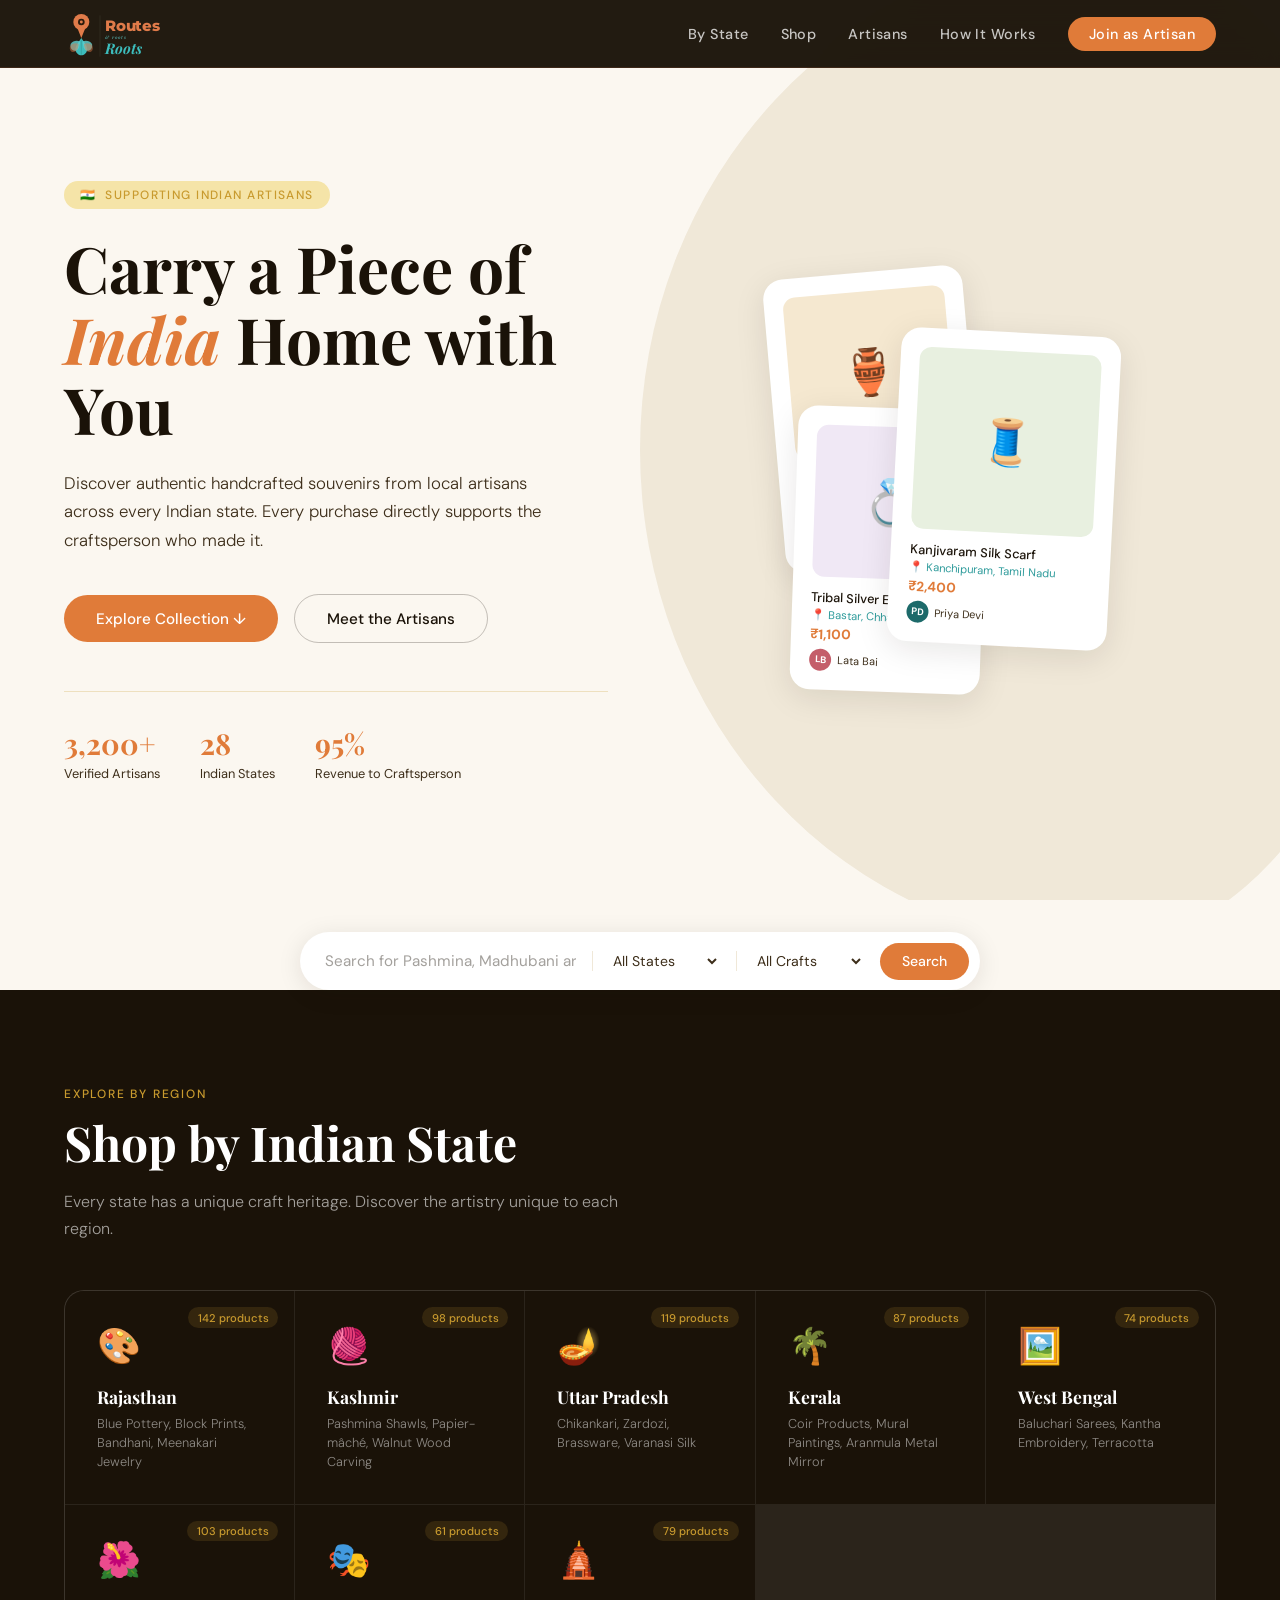
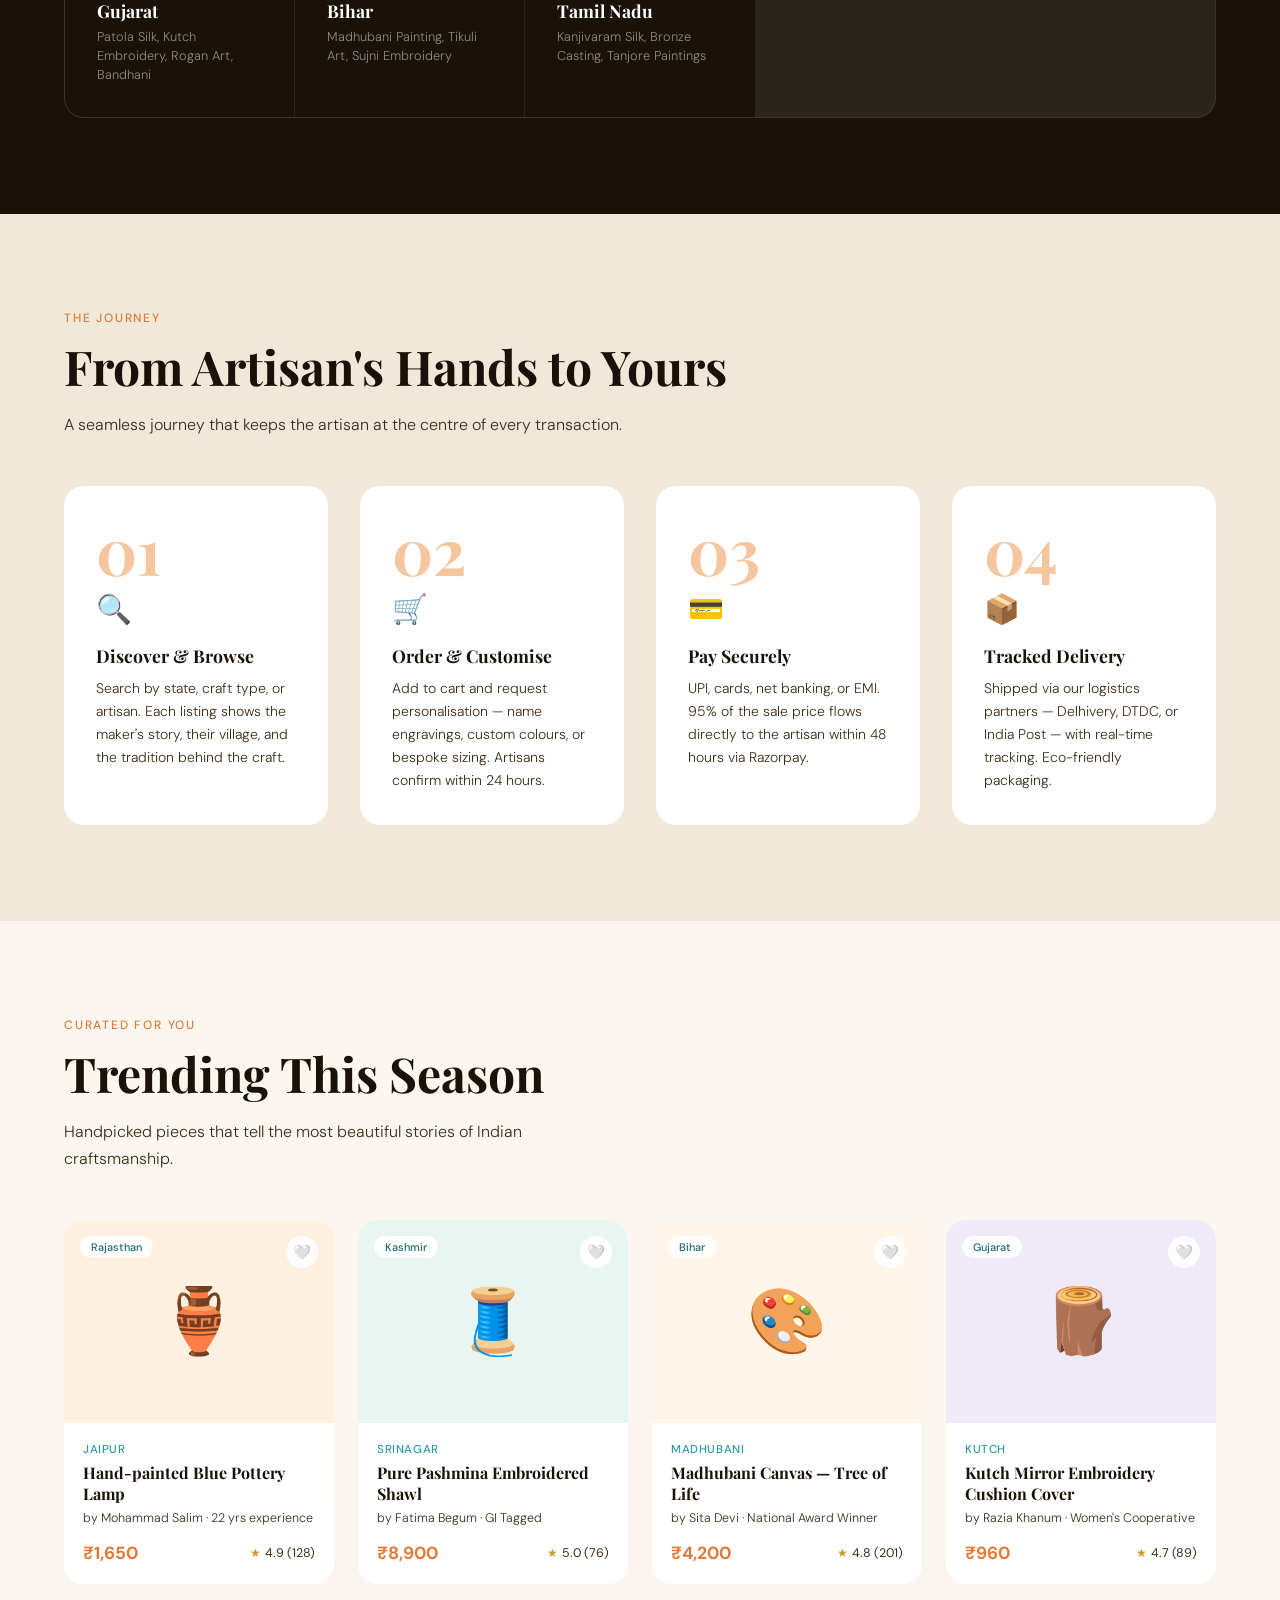
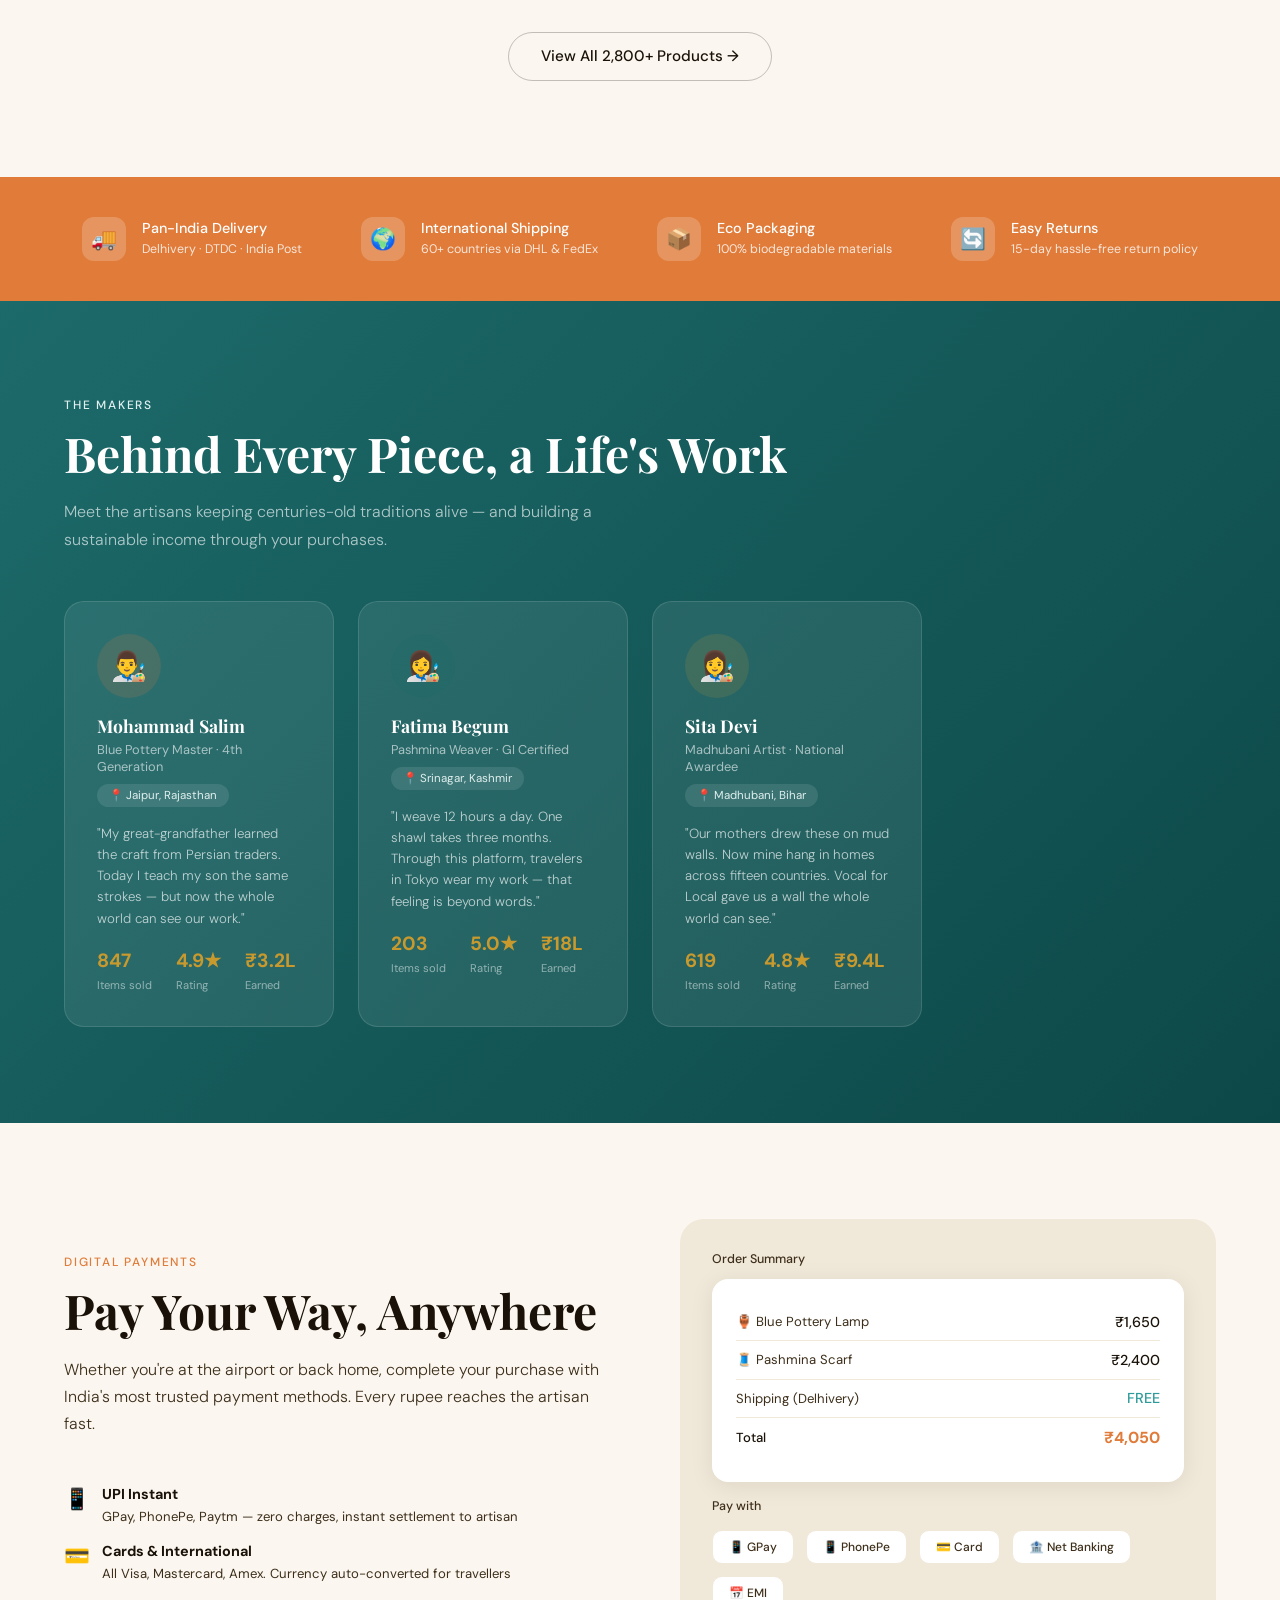
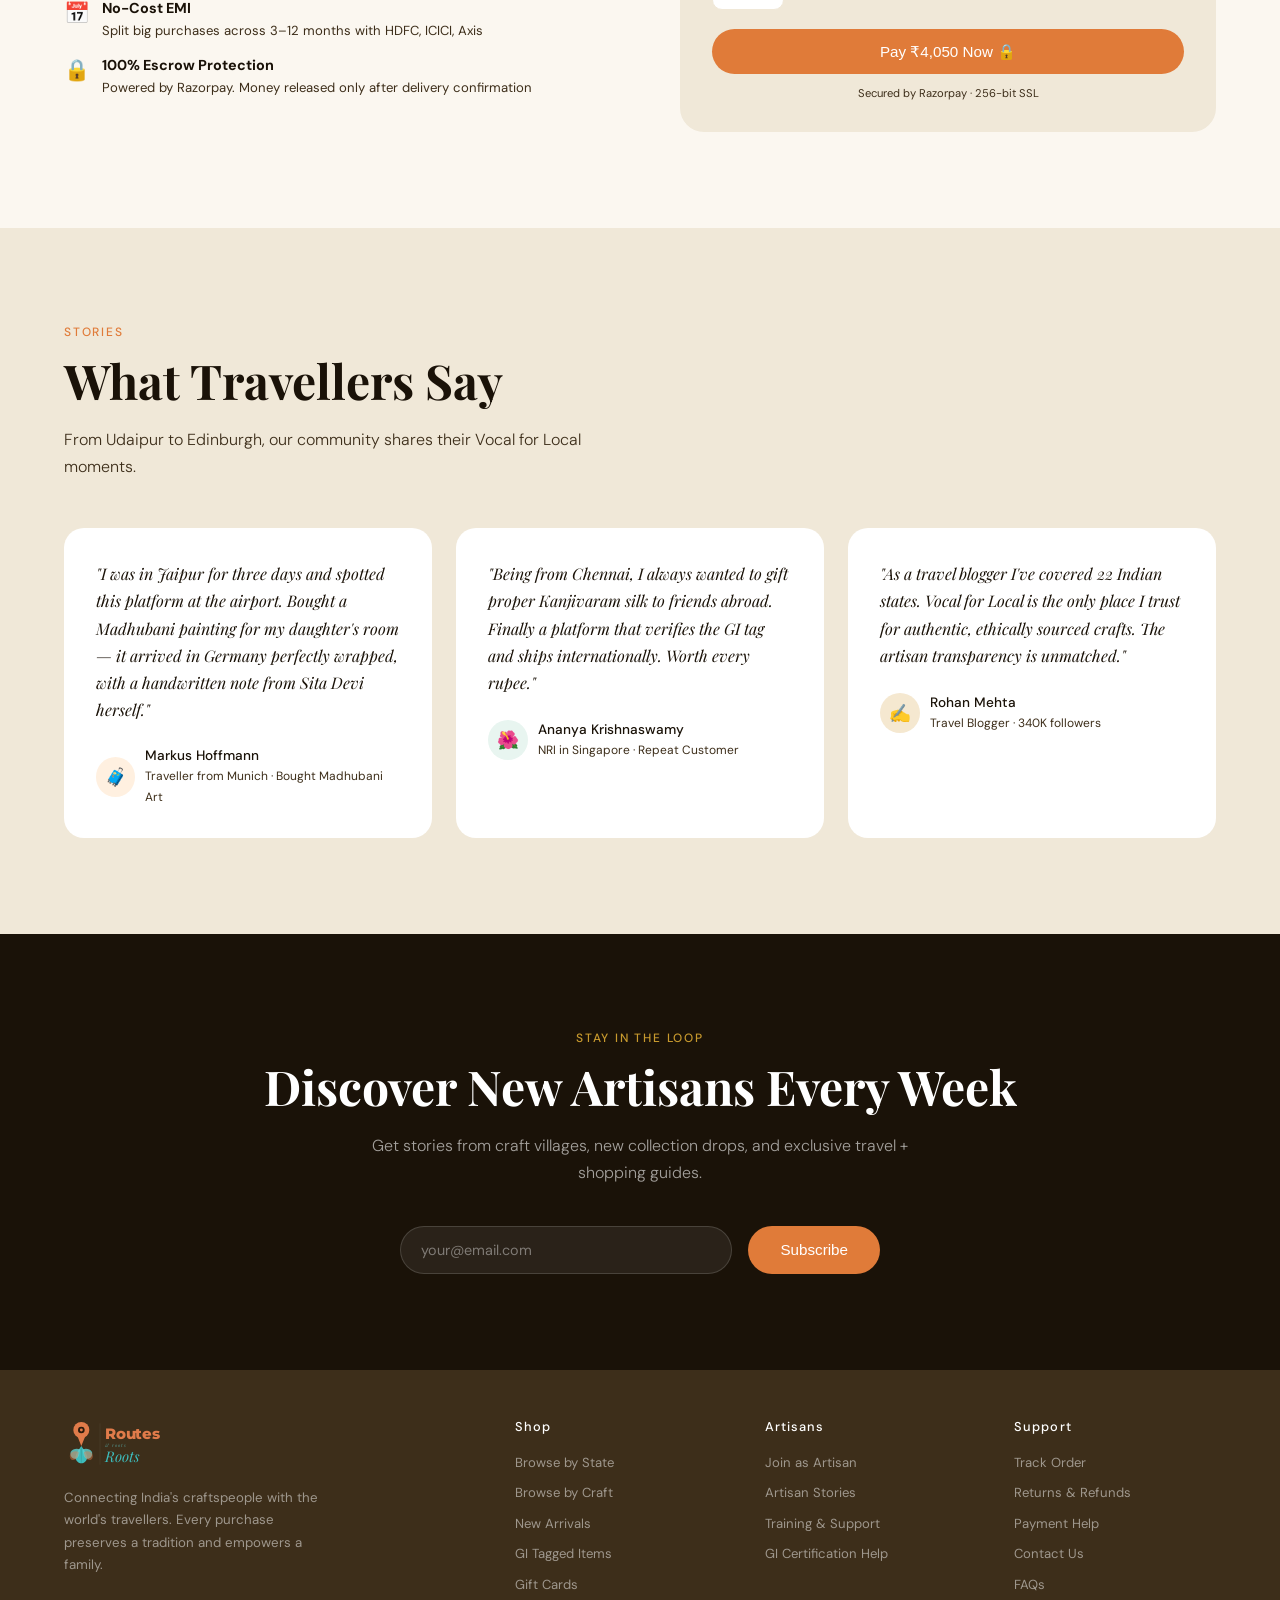
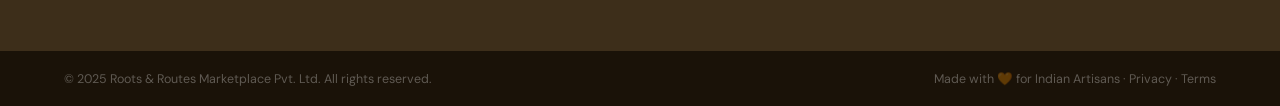
<file: index.html>
<!DOCTYPE html>
<html lang="en">
<head>
<meta charset="UTF-8" />
<meta name="viewport" content="width=device-width, initial-scale=1.0" />
<title>Roots &amp; Routes — Indian Artisan Marketplace</title>
<link href="https://fonts.googleapis.com/css2?family=Montserrat:wght@700;800&family=Playfair+Display:ital,wght@0,400;0,700;1,400&family=DM+Sans:wght@300;400;500&display=swap" rel="stylesheet" />
<style>
  *, *::before, *::after { box-sizing: border-box; margin: 0; padding: 0; }

  :root {
    --saffron: #E07B39;
    --saffron-light: #F5C69E;
    --saffron-dark: #A0431A;
    --teal: #1D6A6A;
    --teal-light: #E0F0EF;
    --teal-mid: #2E9B9B;
    --cream: #FBF7F0;
    --cream-dark: #F0E8D8;
    --ink: #1A1208;
    --ink-mid: #3D2E1A;
    --gold: #C89A2E;
    --gold-light: #F5E4A8;
    --dusty-rose: #C45E6A;
  }

  html { scroll-behavior: smooth; }

  body {
    font-family: 'DM Sans', sans-serif;
    background: var(--cream);
    color: var(--ink);
    overflow-x: hidden;
  }

  /* ========= NAV ========= */
  nav {
    position: fixed;
    top: 0; left: 0; right: 0;
    z-index: 100;
    display: flex;
    align-items: center;
    justify-content: space-between;
    padding: 0.6rem 5vw;
    background: rgba(26,18,8,0.96);
    backdrop-filter: blur(12px);
    border-bottom: 1px solid rgba(224,123,74,0.15);
  }

  .nav-logo {
    font-family: 'Playfair Display', serif;
    font-size: 1.4rem;
    font-weight: 700;
    color: var(--ink);
    text-decoration: none;
    display: flex;
    align-items: center;
    gap: 8px;
  }

  .nav-logo .dot { width: 10px; height: 10px; border-radius: 50%; background: var(--saffron); }

  .nav-links {
    display: flex;
    gap: 2rem;
    list-style: none;
  }

  .nav-links a {
    text-decoration: none;
    color: rgba(255,255,255,0.75);
    font-size: 0.9rem;
    font-weight: 500;
    letter-spacing: 0.03em;
    transition: color 0.2s;
  }

  .nav-links a:hover { color: #E07B4A; }

  .nav-cta {
    background: var(--saffron);
    color: white !important;
    padding: 0.5rem 1.3rem;
    border-radius: 100px;
    transition: background 0.2s !important;
  }

  .nav-cta:hover { background: var(--saffron-dark) !important; color: white !important; }

  /* ========= HERO ========= */
  .hero {
    min-height: 100vh;
    display: grid;
    grid-template-columns: 1fr 1fr;
    align-items: center;
    padding: 8rem 5vw 4rem;
    gap: 4rem;
    position: relative;
    overflow: hidden;
  }

  .hero::before {
    content: '';
    position: absolute;
    right: -10%;
    top: -5%;
    width: 60%;
    height: 110%;
    background: var(--cream-dark);
    border-radius: 60% 40% 40% 60% / 50% 50% 50% 50%;
    z-index: 0;
  }

  .hero-text { position: relative; z-index: 1; }

  .hero-badge {
    display: inline-flex;
    align-items: center;
    gap: 8px;
    background: var(--gold-light);
    color: var(--gold);
    font-size: 0.75rem;
    font-weight: 500;
    letter-spacing: 0.12em;
    text-transform: uppercase;
    padding: 0.4rem 1rem;
    border-radius: 100px;
    margin-bottom: 1.5rem;
  }

  .hero h1 {
    font-family: 'Playfair Display', serif;
    font-size: clamp(2.8rem, 5vw, 4.2rem);
    line-height: 1.1;
    font-weight: 700;
    color: var(--ink);
    margin-bottom: 1.5rem;
  }

  .hero h1 em {
    font-style: italic;
    color: var(--saffron);
  }

  .hero-sub {
    font-size: 1.05rem;
    color: var(--ink-mid);
    line-height: 1.7;
    max-width: 480px;
    margin-bottom: 2.5rem;
    font-weight: 300;
  }

  .hero-actions { display: flex; gap: 1rem; flex-wrap: wrap; align-items: center; }

  .btn-primary {
    display: inline-flex;
    align-items: center;
    gap: 8px;
    background: var(--saffron);
    color: white;
    padding: 0.85rem 2rem;
    border-radius: 100px;
    font-size: 0.95rem;
    font-weight: 500;
    text-decoration: none;
    transition: background 0.2s, transform 0.15s;
    border: none;
    cursor: pointer;
  }

  .btn-primary:hover { background: var(--saffron-dark); transform: translateY(-1px); }

  .btn-outline {
    display: inline-flex;
    align-items: center;
    gap: 8px;
    background: transparent;
    color: var(--ink);
    padding: 0.85rem 2rem;
    border-radius: 100px;
    font-size: 0.95rem;
    font-weight: 500;
    text-decoration: none;
    border: 1.5px solid rgba(26,18,8,0.25);
    transition: border-color 0.2s, color 0.2s;
    cursor: pointer;
  }

  .btn-outline:hover { border-color: var(--saffron); color: var(--saffron); }

  .hero-stats {
    display: flex;
    gap: 2.5rem;
    margin-top: 3rem;
    padding-top: 2rem;
    border-top: 1px solid rgba(200,154,46,0.25);
  }

  .hero-stat-num {
    font-family: 'Playfair Display', serif;
    font-size: 1.8rem;
    font-weight: 700;
    color: var(--saffron);
    display: block;
  }

  .hero-stat-label {
    font-size: 0.8rem;
    color: var(--ink-mid);
    font-weight: 400;
  }

  /* Hero Visual */
  .hero-visual {
    position: relative;
    z-index: 1;
    display: flex;
    justify-content: center;
    align-items: center;
  }

  .hero-cards-stack {
    position: relative;
    width: 340px;
    height: 420px;
  }

  .product-card {
    position: absolute;
    background: white;
    border-radius: 20px;
    padding: 1.2rem;
    box-shadow: 0 8px 32px rgba(26,18,8,0.10);
    transition: transform 0.3s;
  }

  .product-card:nth-child(1) { width: 200px; top: 0; left: 0; transform: rotate(-5deg); }
  .product-card:nth-child(2) { width: 220px; top: 60px; right: 0; transform: rotate(3deg); z-index: 2; }
  .product-card:nth-child(3) { width: 190px; bottom: 0; left: 20px; transform: rotate(2deg); z-index: 1; }

  .product-card:hover { transform: rotate(0deg) scale(1.03); z-index: 10; }

  .card-img {
    width: 100%;
    aspect-ratio: 1;
    border-radius: 12px;
    margin-bottom: 0.75rem;
    display: flex;
    align-items: center;
    justify-content: center;
    font-size: 2.8rem;
  }

  .card-img.pottery { background: #F5E8D0; }
  .card-img.textile { background: #E8F0E0; }
  .card-img.jewelry { background: #F0E8F5; }

  .card-name {
    font-size: 0.8rem;
    font-weight: 500;
    color: var(--ink);
    margin-bottom: 2px;
  }

  .card-state {
    font-size: 0.7rem;
    color: var(--teal-mid);
    font-weight: 400;
  }

  .card-price {
    font-size: 0.85rem;
    font-weight: 700;
    color: var(--saffron);
    margin-top: 4px;
  }

  .card-artisan {
    display: flex;
    align-items: center;
    gap: 6px;
    margin-top: 6px;
  }

  .artisan-dot {
    width: 22px; height: 22px;
    border-radius: 50%;
    display: flex;
    align-items: center;
    justify-content: center;
    font-size: 0.6rem;
    font-weight: 700;
    color: white;
    flex-shrink: 0;
  }

  .artisan-name { font-size: 0.68rem; color: var(--ink-mid); }

  /* ========= STATES SECTION ========= */
  section { padding: 6rem 5vw; }

  .section-label {
    font-size: 0.75rem;
    font-weight: 500;
    letter-spacing: 0.15em;
    text-transform: uppercase;
    color: var(--saffron);
    margin-bottom: 0.75rem;
  }

  .section-title {
    font-family: 'Playfair Display', serif;
    font-size: clamp(2rem, 4vw, 3rem);
    font-weight: 700;
    line-height: 1.2;
    color: var(--ink);
    margin-bottom: 1rem;
  }

  .section-sub {
    font-size: 1rem;
    color: var(--ink-mid);
    max-width: 560px;
    line-height: 1.7;
    font-weight: 300;
    margin-bottom: 3rem;
  }

  /* States Grid */
  .states-section { background: var(--ink); }

  .states-section .section-label { color: var(--gold); }
  .states-section .section-title { color: white; }
  .states-section .section-sub { color: rgba(255,255,255,0.6); }

  .states-grid {
    display: grid;
    grid-template-columns: repeat(auto-fill, minmax(220px, 1fr));
    gap: 1px;
    background: rgba(255,255,255,0.08);
    border: 1px solid rgba(255,255,255,0.08);
    border-radius: 20px;
    overflow: hidden;
  }

  .state-card {
    background: var(--ink);
    padding: 2rem;
    cursor: pointer;
    transition: background 0.2s;
    position: relative;
  }

  .state-card:hover { background: var(--ink-mid); }

  .state-emoji { font-size: 2.2rem; margin-bottom: 1rem; display: block; }

  .state-name {
    font-family: 'Playfair Display', serif;
    font-size: 1.1rem;
    color: white;
    font-weight: 700;
    margin-bottom: 0.35rem;
  }

  .state-craft {
    font-size: 0.8rem;
    color: rgba(255,255,255,0.5);
    font-weight: 300;
    line-height: 1.5;
  }

  .state-count {
    position: absolute;
    top: 1rem; right: 1rem;
    background: rgba(200,154,46,0.15);
    color: var(--gold);
    font-size: 0.7rem;
    font-weight: 500;
    padding: 0.2rem 0.6rem;
    border-radius: 100px;
  }

  /* ========= HOW IT WORKS ========= */
  .how-it-works { background: var(--cream-dark); }

  .steps-grid {
    display: grid;
    grid-template-columns: repeat(auto-fit, minmax(220px, 1fr));
    gap: 2rem;
    margin-top: 3rem;
  }

  .step {
    position: relative;
    padding: 2rem;
    background: white;
    border-radius: 20px;
  }

  .step-num {
    font-family: 'Playfair Display', serif;
    font-size: 4rem;
    font-weight: 700;
    color: var(--saffron-light);
    line-height: 1;
    margin-bottom: 0.5rem;
  }

  .step-icon {
    font-size: 1.8rem;
    margin-bottom: 1rem;
    display: block;
  }

  .step-title {
    font-family: 'Playfair Display', serif;
    font-size: 1.1rem;
    font-weight: 700;
    margin-bottom: 0.6rem;
    color: var(--ink);
  }

  .step-desc {
    font-size: 0.875rem;
    color: var(--ink-mid);
    line-height: 1.65;
    font-weight: 300;
  }

  /* ========= FEATURED PRODUCTS ========= */
  .products-grid {
    display: grid;
    grid-template-columns: repeat(auto-fill, minmax(260px, 1fr));
    gap: 1.5rem;
    margin-top: 3rem;
  }

  .product-tile {
    background: white;
    border-radius: 20px;
    overflow: hidden;
    transition: transform 0.2s, box-shadow 0.2s;
    cursor: pointer;
  }

  .product-tile:hover {
    transform: translateY(-4px);
    box-shadow: 0 16px 48px rgba(26,18,8,0.12);
  }

  .product-tile-img {
    aspect-ratio: 4/3;
    display: flex;
    align-items: center;
    justify-content: center;
    font-size: 4rem;
    position: relative;
  }

  .product-tile-badge {
    position: absolute;
    top: 1rem; left: 1rem;
    background: rgba(255,255,255,0.9);
    color: var(--teal);
    font-size: 0.68rem;
    font-weight: 500;
    padding: 0.25rem 0.7rem;
    border-radius: 100px;
    backdrop-filter: blur(4px);
  }

  .product-tile-wishlist {
    position: absolute;
    top: 1rem; right: 1rem;
    width: 32px; height: 32px;
    border-radius: 50%;
    background: rgba(255,255,255,0.9);
    display: flex;
    align-items: center;
    justify-content: center;
    cursor: pointer;
    font-size: 0.9rem;
  }

  .product-tile-body {
    padding: 1.2rem;
  }

  .product-tile-state {
    font-size: 0.72rem;
    color: var(--teal-mid);
    font-weight: 500;
    letter-spacing: 0.05em;
    text-transform: uppercase;
    margin-bottom: 0.3rem;
  }

  .product-tile-name {
    font-family: 'Playfair Display', serif;
    font-size: 1rem;
    font-weight: 700;
    color: var(--ink);
    margin-bottom: 0.4rem;
  }

  .product-tile-artisan {
    font-size: 0.78rem;
    color: var(--ink-mid);
    margin-bottom: 1rem;
    font-weight: 300;
  }

  .product-tile-footer {
    display: flex;
    align-items: center;
    justify-content: space-between;
  }

  .product-tile-price {
    font-size: 1.1rem;
    font-weight: 700;
    color: var(--saffron);
  }

  .product-tile-rating {
    display: flex;
    align-items: center;
    gap: 4px;
    font-size: 0.78rem;
    color: var(--ink-mid);
  }

  .product-tile-rating .star { color: var(--gold); }

  /* ========= ARTISAN SPOTLIGHT ========= */
  .artisan-section {
    background: linear-gradient(135deg, var(--teal) 0%, #0D4848 100%);
    color: white;
  }

  .artisan-section .section-label { color: var(--teal-light); }
  .artisan-section .section-title { color: white; }
  .artisan-section .section-sub { color: rgba(255,255,255,0.65); }

  .artisan-grid {
    display: grid;
    grid-template-columns: repeat(auto-fill, minmax(260px, 1fr));
    gap: 1.5rem;
    margin-top: 3rem;
  }

  .artisan-card {
    background: rgba(255,255,255,0.08);
    border: 1px solid rgba(255,255,255,0.12);
    border-radius: 20px;
    padding: 2rem;
    transition: background 0.2s;
  }

  .artisan-card:hover { background: rgba(255,255,255,0.14); }

  .artisan-avatar {
    width: 64px; height: 64px;
    border-radius: 50%;
    font-size: 1.6rem;
    display: flex;
    align-items: center;
    justify-content: center;
    margin-bottom: 1rem;
  }

  .artisan-card-name {
    font-family: 'Playfair Display', serif;
    font-size: 1.1rem;
    font-weight: 700;
    color: white;
    margin-bottom: 0.25rem;
  }

  .artisan-card-craft {
    font-size: 0.8rem;
    color: rgba(255,255,255,0.6);
    margin-bottom: 0.5rem;
  }

  .artisan-card-state {
    display: inline-flex;
    align-items: center;
    gap: 4px;
    background: rgba(255,255,255,0.1);
    color: var(--teal-light);
    font-size: 0.72rem;
    padding: 0.25rem 0.75rem;
    border-radius: 100px;
    margin-bottom: 1rem;
  }

  .artisan-card-story {
    font-size: 0.83rem;
    color: rgba(255,255,255,0.7);
    line-height: 1.6;
    font-weight: 300;
    margin-bottom: 1.2rem;
  }

  .artisan-card-stats {
    display: flex;
    gap: 1.5rem;
  }

  .artisan-stat-num {
    font-size: 1.2rem;
    font-weight: 700;
    color: var(--gold);
    display: block;
  }

  .artisan-stat-lbl {
    font-size: 0.7rem;
    color: rgba(255,255,255,0.5);
  }

  /* ========= LOGISTICS STRIP ========= */
  .logistics-strip {
    background: var(--saffron);
    padding: 2.5rem 5vw;
    display: flex;
    align-items: center;
    justify-content: space-around;
    flex-wrap: wrap;
    gap: 1.5rem;
  }

  .logistics-item {
    display: flex;
    align-items: center;
    gap: 1rem;
    color: white;
  }

  .logistics-icon {
    width: 44px; height: 44px;
    border-radius: 12px;
    background: rgba(255,255,255,0.2);
    display: flex;
    align-items: center;
    justify-content: center;
    font-size: 1.3rem;
  }

  .logistics-text strong {
    display: block;
    font-size: 0.9rem;
    font-weight: 500;
  }

  .logistics-text span {
    font-size: 0.78rem;
    opacity: 0.8;
  }

  /* ========= PAYMENT SECTION ========= */
  .payment-section {
    display: grid;
    grid-template-columns: 1fr 1fr;
    gap: 5rem;
    align-items: center;
  }

  .payment-visual {
    background: var(--cream-dark);
    border-radius: 24px;
    padding: 2rem;
    position: relative;
  }

  .payment-card {
    background: white;
    border-radius: 16px;
    padding: 1.5rem;
    box-shadow: 0 4px 24px rgba(26,18,8,0.08);
    margin-bottom: 1rem;
  }

  .payment-row {
    display: flex;
    align-items: center;
    justify-content: space-between;
    padding: 0.6rem 0;
  }

  .payment-row:not(:last-child) { border-bottom: 1px solid var(--cream-dark); }

  .payment-label { font-size: 0.82rem; color: var(--ink-mid); }
  .payment-val { font-size: 0.9rem; font-weight: 500; color: var(--ink); }
  .payment-val.green { color: var(--teal-mid); }

  .upi-badges {
    display: flex;
    gap: 0.75rem;
    flex-wrap: wrap;
    margin-top: 1rem;
  }

  .upi-badge {
    background: white;
    border: 1px solid var(--cream-dark);
    border-radius: 10px;
    padding: 0.5rem 1rem;
    font-size: 0.75rem;
    font-weight: 500;
    color: var(--ink-mid);
    display: flex;
    align-items: center;
    gap: 6px;
  }

  /* ========= TESTIMONIALS ========= */
  .testimonials { background: var(--cream-dark); }

  .testimonials-grid {
    display: grid;
    grid-template-columns: repeat(auto-fill, minmax(300px, 1fr));
    gap: 1.5rem;
    margin-top: 3rem;
  }

  .testimonial-card {
    background: white;
    border-radius: 20px;
    padding: 2rem;
  }

  .testimonial-quote {
    font-family: 'Playfair Display', serif;
    font-size: 1rem;
    font-style: italic;
    color: var(--ink);
    line-height: 1.7;
    margin-bottom: 1.5rem;
  }

  .testimonial-author {
    display: flex;
    align-items: center;
    gap: 10px;
  }

  .testimonial-ava {
    width: 40px; height: 40px;
    border-radius: 50%;
    display: flex;
    align-items: center;
    justify-content: center;
    font-size: 1.1rem;
  }

  .testimonial-name {
    font-size: 0.85rem;
    font-weight: 500;
    color: var(--ink);
    display: block;
  }

  .testimonial-role {
    font-size: 0.75rem;
    color: var(--ink-mid);
  }

  /* ========= NEWSLETTER ========= */
  .newsletter {
    background: var(--ink);
    text-align: center;
    padding: 6rem 5vw;
  }

  .newsletter .section-title { color: white; }
  .newsletter .section-sub { color: rgba(255,255,255,0.6); margin: 0 auto 2.5rem; }

  .newsletter-form {
    display: flex;
    gap: 1rem;
    max-width: 480px;
    margin: 0 auto;
  }

  .newsletter-input {
    flex: 1;
    padding: 0.85rem 1.25rem;
    border-radius: 100px;
    border: 1.5px solid rgba(255,255,255,0.15);
    background: rgba(255,255,255,0.07);
    color: white;
    font-size: 0.9rem;
    outline: none;
    font-family: 'DM Sans', sans-serif;
    transition: border-color 0.2s;
  }

  .newsletter-input::placeholder { color: rgba(255,255,255,0.4); }
  .newsletter-input:focus { border-color: var(--saffron); }

  /* ========= FOOTER ========= */
  footer {
    background: var(--ink-mid);
    padding: 3rem 5vw;
    display: grid;
    grid-template-columns: 2fr 1fr 1fr 1fr;
    gap: 3rem;
  }

  .footer-brand .nav-logo { margin-bottom: 1rem; color: white; }
  .footer-brand p { font-size: 0.83rem; color: rgba(255,255,255,0.5); line-height: 1.7; max-width: 260px; }

  .footer-col-title {
    font-size: 0.8rem;
    font-weight: 500;
    color: white;
    letter-spacing: 0.08em;
    margin-bottom: 1rem;
  }

  .footer-links { list-style: none; }
  .footer-links li { margin-bottom: 0.6rem; }
  .footer-links a {
    font-size: 0.82rem;
    color: rgba(255,255,255,0.5);
    text-decoration: none;
    transition: color 0.2s;
  }
  .footer-links a:hover { color: var(--saffron); }

  .footer-bottom {
    background: var(--ink);
    padding: 1.2rem 5vw;
    display: flex;
    align-items: center;
    justify-content: space-between;
    font-size: 0.78rem;
    color: rgba(255,255,255,0.3);
  }

  /* ========= SEARCH BAR ========= */
  .search-section {
    padding: 2rem 5vw 0;
    display: flex;
    justify-content: center;
  }

  .search-bar {
    display: flex;
    align-items: center;
    background: white;
    border-radius: 100px;
    padding: 0.6rem 0.6rem 0.6rem 1.5rem;
    box-shadow: 0 4px 24px rgba(26,18,8,0.10);
    gap: 1rem;
    width: 100%;
    max-width: 680px;
    border: 1.5px solid transparent;
    transition: border-color 0.2s, box-shadow 0.2s;
  }

  .search-bar:focus-within {
    border-color: var(--saffron);
    box-shadow: 0 4px 32px rgba(224,123,57,0.15);
  }

  .search-bar input {
    flex: 1;
    border: none;
    outline: none;
    font-family: 'DM Sans', sans-serif;
    font-size: 0.95rem;
    color: var(--ink);
    background: transparent;
  }

  .search-bar input::placeholder { color: rgba(26,18,8,0.4); }

  .search-divider { width: 1px; height: 20px; background: var(--cream-dark); }

  .search-select {
    border: none;
    outline: none;
    font-family: 'DM Sans', sans-serif;
    font-size: 0.88rem;
    color: var(--ink-mid);
    background: transparent;
    cursor: pointer;
  }

  .search-btn {
    background: var(--saffron);
    border: none;
    border-radius: 100px;
    color: white;
    padding: 0.6rem 1.4rem;
    font-size: 0.88rem;
    font-weight: 500;
    font-family: 'DM Sans', sans-serif;
    cursor: pointer;
    transition: background 0.2s;
  }

  .search-btn:hover { background: var(--saffron-dark); }

  /* ========= RESPONSIVE ========= */
  @media (max-width: 900px) {
    .hero { grid-template-columns: 1fr; padding-top: 7rem; }
    .hero::before { display: none; }
    .hero-visual { display: none; }
    .payment-section { grid-template-columns: 1fr; }
    footer { grid-template-columns: 1fr 1fr; }
    .hero-stats { gap: 1.5rem; }
  }

  @media (max-width: 600px) {
    footer { grid-template-columns: 1fr; }
    .newsletter-form { flex-direction: column; }
    .logistics-strip { justify-content: flex-start; }
  }

  /* Animations */
  @keyframes float {
    0%, 100% { transform: rotate(-5deg) translateY(0); }
    50% { transform: rotate(-5deg) translateY(-8px); }
  }

  @keyframes float2 {
    0%, 100% { transform: rotate(3deg) translateY(0); }
    50% { transform: rotate(3deg) translateY(-10px); }
  }

  @keyframes float3 {
    0%, 100% { transform: rotate(2deg) translateY(0); }
    50% { transform: rotate(2deg) translateY(-6px); }
  }

  .product-card:nth-child(1) { animation: float 4s ease-in-out infinite; }
  .product-card:nth-child(2) { animation: float2 5s ease-in-out infinite 0.5s; }
  .product-card:nth-child(3) { animation: float3 4.5s ease-in-out infinite 1s; }

  .fade-in {
    opacity: 0;
    transform: translateY(20px);
    transition: opacity 0.6s ease, transform 0.6s ease;
  }
  .fade-in.visible { opacity: 1; transform: none; }
</style>
</head>
<body>

<!-- NAV -->
<nav>
  <a class="nav-logo" href="#" style="gap:0;">
    <svg viewBox="0 0 300 72" xmlns="http://www.w3.org/2000/svg" height="48" width="200" style="display:block;">
      <!-- Pin circle head -->
      <circle cx="26" cy="18" r="12" fill="#E07B4A"/>
      <circle cx="26" cy="18" r="5" fill="#1A1208" opacity="0.92"/>
      <circle cx="26" cy="18" r="2.2" fill="#E07B4A"/>
      <!-- Pin neck -->
      <path d="M 20 27 Q 26 42 26 42 Q 26 42 32 27 Z" fill="#E07B4A"/>
      <!-- Central lotus petal -->
      <path d="M 26 42 C 23 47 18 52 17 59 C 18 65 22 68 26 68 C 30 68 34 65 35 59 C 34 52 29 47 26 42 Z" fill="#3DBDBD"/>
      <!-- Left petal -->
      <path d="M 24 47 C 19 45 13 46 10 51 C 9 56 11 60 15 61 C 19 62 23 58 23 54 C 24 51 24 49 24 47 Z" fill="#5ECECE" opacity="0.82"/>
      <!-- Right petal -->
      <path d="M 28 47 C 33 45 39 46 42 51 C 43 56 41 60 37 61 C 33 62 29 58 29 54 C 28 51 28 49 28 47 Z" fill="#5ECECE" opacity="0.82"/>
      <!-- Outer left -->
      <path d="M 22 51 C 17 49 11 50 9 55 C 8 59 10 63 14 63 C 18 63 21 59 21 56 C 22 53 22 52 22 51 Z" fill="#E07B4A" opacity="0.45"/>
      <!-- Outer right -->
      <path d="M 30 51 C 35 49 41 50 43 55 C 44 59 42 63 38 63 C 34 63 31 59 31 56 C 30 53 30 52 30 51 Z" fill="#E07B4A" opacity="0.45"/>
      <!-- Vein -->
      <line x1="26" y1="44" x2="26" y2="67" stroke="#1A1208" stroke-width="0.6" opacity="0.35"/>
      <!-- Divider -->
      <line x1="54" y1="8" x2="54" y2="70" stroke="#FAF6F0" stroke-width="0.6" opacity="0.15"/>
      <!-- ROUTES -->
      <text x="62" y="32" font-family="Montserrat, sans-serif" font-weight="800" font-size="22" letter-spacing="-0.5" fill="#E07B4A">Routes</text>
      <!-- & roots -->
      <text x="62" y="44" font-family="'Playfair Display', Georgia, serif" font-style="italic" font-size="7" letter-spacing="1.5" fill="#5ECECE" opacity="0.7">&amp; roots</text>
      <!-- ROOTS -->
      <text x="62" y="66" font-family="'Playfair Display', Georgia, serif" font-style="italic" font-size="22" fill="#3DBDBD">Roots</text>
    </svg>
  </a>
  <ul class="nav-links">
    <li><a href="#states">By State</a></li>
    <li><a href="#products">Shop</a></li>
    <li><a href="#artisans">Artisans</a></li>
    <li><a href="#how">How It Works</a></li>
    <li><a href="#" class="nav-cta">Join as Artisan</a></li>
  </ul>
</nav>

<!-- HERO -->
<section class="hero">
  <div class="hero-text">
    <div class="hero-badge">🇮🇳 &nbsp;Supporting Indian Artisans</div>
    <h1>Carry a Piece of <em>India</em> Home with You</h1>
    <p class="hero-sub">Discover authentic handcrafted souvenirs from local artisans across every Indian state. Every purchase directly supports the craftsperson who made it.</p>
    <div class="hero-actions">
      <a href="#products" class="btn-primary">Explore Collection ↓</a>
      <a href="#artisans" class="btn-outline">Meet the Artisans</a>
    </div>
    <div class="hero-stats">
      <div>
        <span class="hero-stat-num">3,200+</span>
        <span class="hero-stat-label">Verified Artisans</span>
      </div>
      <div>
        <span class="hero-stat-num">28</span>
        <span class="hero-stat-label">Indian States</span>
      </div>
      <div>
        <span class="hero-stat-num">95%</span>
        <span class="hero-stat-label">Revenue to Craftsperson</span>
      </div>
    </div>
  </div>

  <div class="hero-visual">
    <div class="hero-cards-stack">
      <div class="product-card">
        <div class="card-img pottery">🏺</div>
        <div class="card-name">Blue Pottery Vase</div>
        <div class="card-state">📍 Jaipur, Rajasthan</div>
        <div class="card-price">₹850</div>
        <div class="card-artisan">
          <div class="artisan-dot" style="background: var(--saffron);">RK</div>
          <span class="artisan-name">Ramesh Kumar</span>
        </div>
      </div>
      <div class="product-card">
        <div class="card-img textile">🧵</div>
        <div class="card-name">Kanjivaram Silk Scarf</div>
        <div class="card-state">📍 Kanchipuram, Tamil Nadu</div>
        <div class="card-price">₹2,400</div>
        <div class="card-artisan">
          <div class="artisan-dot" style="background: var(--teal);">PD</div>
          <span class="artisan-name">Priya Devi</span>
        </div>
      </div>
      <div class="product-card">
        <div class="card-img jewelry">💍</div>
        <div class="card-name">Tribal Silver Earrings</div>
        <div class="card-state">📍 Bastar, Chhattisgarh</div>
        <div class="card-price">₹1,100</div>
        <div class="card-artisan">
          <div class="artisan-dot" style="background: var(--dusty-rose);">LB</div>
          <span class="artisan-name">Lata Bai</span>
        </div>
      </div>
    </div>
  </div>
</section>

<!-- SEARCH -->
<div class="search-section">
  <div class="search-bar">
    <input type="text" placeholder="Search for Pashmina, Madhubani art, Warli…" />
    <div class="search-divider"></div>
    <select class="search-select">
      <option>All States</option>
      <option>Rajasthan</option>
      <option>Kerala</option>
      <option>West Bengal</option>
      <option>Gujarat</option>
      <option>Uttar Pradesh</option>
      <option>Kashmir</option>
    </select>
    <div class="search-divider"></div>
    <select class="search-select">
      <option>All Crafts</option>
      <option>Textiles</option>
      <option>Pottery</option>
      <option>Jewelry</option>
      <option>Paintings</option>
      <option>Wood Carving</option>
    </select>
    <button class="search-btn">Search</button>
  </div>
</div>

<!-- STATES -->
<section class="states-section fade-in" id="states">
  <div class="section-label">Explore by Region</div>
  <h2 class="section-title">Shop by Indian State</h2>
  <p class="section-sub">Every state has a unique craft heritage. Discover the artistry unique to each region.</p>
  <div class="states-grid">
    <div class="state-card">
      <span class="state-count">142 products</span>
      <span class="state-emoji">🎨</span>
      <div class="state-name">Rajasthan</div>
      <div class="state-craft">Blue Pottery, Block Prints, Bandhani, Meenakari Jewelry</div>
    </div>
    <div class="state-card">
      <span class="state-count">98 products</span>
      <span class="state-emoji">🧶</span>
      <div class="state-name">Kashmir</div>
      <div class="state-craft">Pashmina Shawls, Papier-mâché, Walnut Wood Carving</div>
    </div>
    <div class="state-card">
      <span class="state-count">119 products</span>
      <span class="state-emoji">🪔</span>
      <div class="state-name">Uttar Pradesh</div>
      <div class="state-craft">Chikankari, Zardozi, Brassware, Varanasi Silk</div>
    </div>
    <div class="state-card">
      <span class="state-count">87 products</span>
      <span class="state-emoji">🌴</span>
      <div class="state-name">Kerala</div>
      <div class="state-craft">Coir Products, Mural Paintings, Aranmula Metal Mirror</div>
    </div>
    <div class="state-card">
      <span class="state-count">74 products</span>
      <span class="state-emoji">🖼️</span>
      <div class="state-name">West Bengal</div>
      <div class="state-craft">Baluchari Sarees, Kantha Embroidery, Terracotta</div>
    </div>
    <div class="state-card">
      <span class="state-count">103 products</span>
      <span class="state-emoji">🌺</span>
      <div class="state-name">Gujarat</div>
      <div class="state-craft">Patola Silk, Kutch Embroidery, Rogan Art, Bandhani</div>
    </div>
    <div class="state-card">
      <span class="state-count">61 products</span>
      <span class="state-emoji">🎭</span>
      <div class="state-name">Bihar</div>
      <div class="state-craft">Madhubani Painting, Tikuli Art, Sujni Embroidery</div>
    </div>
    <div class="state-card">
      <span class="state-count">79 products</span>
      <span class="state-emoji">🛕</span>
      <div class="state-name">Tamil Nadu</div>
      <div class="state-craft">Kanjivaram Silk, Bronze Casting, Tanjore Paintings</div>
    </div>
  </div>
</section>

<!-- HOW IT WORKS -->
<section class="how-it-works fade-in" id="how">
  <div class="section-label">The Journey</div>
  <h2 class="section-title">From Artisan's Hands to Yours</h2>
  <p class="section-sub">A seamless journey that keeps the artisan at the centre of every transaction.</p>
  <div class="steps-grid">
    <div class="step">
      <div class="step-num">01</div>
      <span class="step-icon">🔍</span>
      <div class="step-title">Discover & Browse</div>
      <p class="step-desc">Search by state, craft type, or artisan. Each listing shows the maker's story, their village, and the tradition behind the craft.</p>
    </div>
    <div class="step">
      <div class="step-num">02</div>
      <span class="step-icon">🛒</span>
      <div class="step-title">Order & Customise</div>
      <p class="step-desc">Add to cart and request personalisation — name engravings, custom colours, or bespoke sizing. Artisans confirm within 24 hours.</p>
    </div>
    <div class="step">
      <div class="step-num">03</div>
      <span class="step-icon">💳</span>
      <div class="step-title">Pay Securely</div>
      <p class="step-desc">UPI, cards, net banking, or EMI. 95% of the sale price flows directly to the artisan within 48 hours via Razorpay.</p>
    </div>
    <div class="step">
      <div class="step-num">04</div>
      <span class="step-icon">📦</span>
      <div class="step-title">Tracked Delivery</div>
      <p class="step-desc">Shipped via our logistics partners — Delhivery, DTDC, or India Post — with real-time tracking. Eco-friendly packaging.</p>
    </div>
  </div>
</section>

<!-- PRODUCTS -->
<section id="products" class="fade-in">
  <div class="section-label">Curated for You</div>
  <h2 class="section-title">Trending This Season</h2>
  <p class="section-sub">Handpicked pieces that tell the most beautiful stories of Indian craftsmanship.</p>
  <div class="products-grid">

    <div class="product-tile">
      <div class="product-tile-img" style="background: #FFF0E0;">🏺
        <div class="product-tile-badge">Rajasthan</div>
        <div class="product-tile-wishlist">🤍</div>
      </div>
      <div class="product-tile-body">
        <div class="product-tile-state">Jaipur</div>
        <div class="product-tile-name">Hand-painted Blue Pottery Lamp</div>
        <div class="product-tile-artisan">by Mohammad Salim · 22 yrs experience</div>
        <div class="product-tile-footer">
          <div class="product-tile-price">₹1,650</div>
          <div class="product-tile-rating"><span class="star">★</span> 4.9 (128)</div>
        </div>
      </div>
    </div>

    <div class="product-tile">
      <div class="product-tile-img" style="background: #E8F5F0;">🧵
        <div class="product-tile-badge">Kashmir</div>
        <div class="product-tile-wishlist">🤍</div>
      </div>
      <div class="product-tile-body">
        <div class="product-tile-state">Srinagar</div>
        <div class="product-tile-name">Pure Pashmina Embroidered Shawl</div>
        <div class="product-tile-artisan">by Fatima Begum · GI Tagged</div>
        <div class="product-tile-footer">
          <div class="product-tile-price">₹8,900</div>
          <div class="product-tile-rating"><span class="star">★</span> 5.0 (76)</div>
        </div>
      </div>
    </div>

    <div class="product-tile">
      <div class="product-tile-img" style="background: #FFF5E8;">🎨
        <div class="product-tile-badge">Bihar</div>
        <div class="product-tile-wishlist">🤍</div>
      </div>
      <div class="product-tile-body">
        <div class="product-tile-state">Madhubani</div>
        <div class="product-tile-name">Madhubani Canvas — Tree of Life</div>
        <div class="product-tile-artisan">by Sita Devi · National Award Winner</div>
        <div class="product-tile-footer">
          <div class="product-tile-price">₹4,200</div>
          <div class="product-tile-rating"><span class="star">★</span> 4.8 (201)</div>
        </div>
      </div>
    </div>

    <div class="product-tile">
      <div class="product-tile-img" style="background: #F0EAF8;">🪵
        <div class="product-tile-badge">Gujarat</div>
        <div class="product-tile-wishlist">🤍</div>
      </div>
      <div class="product-tile-body">
        <div class="product-tile-state">Kutch</div>
        <div class="product-tile-name">Kutch Mirror Embroidery Cushion Cover</div>
        <div class="product-tile-artisan">by Razia Khanum · Women's Cooperative</div>
        <div class="product-tile-footer">
          <div class="product-tile-price">₹960</div>
          <div class="product-tile-rating"><span class="star">★</span> 4.7 (89)</div>
        </div>
      </div>
    </div>

  </div>
  <div style="text-align:center; margin-top: 3rem;">
    <a href="#" class="btn-outline">View All 2,800+ Products →</a>
  </div>
</section>

<!-- LOGISTICS STRIP -->
<div class="logistics-strip">
  <div class="logistics-item">
    <div class="logistics-icon">🚚</div>
    <div class="logistics-text">
      <strong>Pan-India Delivery</strong>
      <span>Delhivery · DTDC · India Post</span>
    </div>
  </div>
  <div class="logistics-item">
    <div class="logistics-icon">🌍</div>
    <div class="logistics-text">
      <strong>International Shipping</strong>
      <span>60+ countries via DHL & FedEx</span>
    </div>
  </div>
  <div class="logistics-item">
    <div class="logistics-icon">📦</div>
    <div class="logistics-text">
      <strong>Eco Packaging</strong>
      <span>100% biodegradable materials</span>
    </div>
  </div>
  <div class="logistics-item">
    <div class="logistics-icon">🔄</div>
    <div class="logistics-text">
      <strong>Easy Returns</strong>
      <span>15-day hassle-free return policy</span>
    </div>
  </div>
</div>

<!-- ARTISANS -->
<section class="artisan-section fade-in" id="artisans">
  <div class="section-label">The Makers</div>
  <h2 class="section-title">Behind Every Piece, a Life's Work</h2>
  <p class="section-sub">Meet the artisans keeping centuries-old traditions alive — and building a sustainable income through your purchases.</p>
  <div class="artisan-grid">
    <div class="artisan-card">
      <div class="artisan-avatar" style="background: rgba(224,123,57,0.15); font-size: 1.8rem;">👨‍🎨</div>
      <div class="artisan-card-name">Mohammad Salim</div>
      <div class="artisan-card-craft">Blue Pottery Master · 4th Generation</div>
      <div class="artisan-card-state">📍 Jaipur, Rajasthan</div>
      <p class="artisan-card-story">"My great-grandfather learned the craft from Persian traders. Today I teach my son the same strokes — but now the whole world can see our work."</p>
      <div class="artisan-card-stats">
        <div>
          <span class="artisan-stat-num">847</span>
          <span class="artisan-stat-lbl">Items sold</span>
        </div>
        <div>
          <span class="artisan-stat-num">4.9★</span>
          <span class="artisan-stat-lbl">Rating</span>
        </div>
        <div>
          <span class="artisan-stat-num">₹3.2L</span>
          <span class="artisan-stat-lbl">Earned</span>
        </div>
      </div>
    </div>
    <div class="artisan-card">
      <div class="artisan-avatar" style="background: rgba(29,106,106,0.2); font-size: 1.8rem;">👩‍🎨</div>
      <div class="artisan-card-name">Fatima Begum</div>
      <div class="artisan-card-craft">Pashmina Weaver · GI Certified</div>
      <div class="artisan-card-state">📍 Srinagar, Kashmir</div>
      <p class="artisan-card-story">"I weave 12 hours a day. One shawl takes three months. Through this platform, travelers in Tokyo wear my work — that feeling is beyond words."</p>
      <div class="artisan-card-stats">
        <div>
          <span class="artisan-stat-num">203</span>
          <span class="artisan-stat-lbl">Items sold</span>
        </div>
        <div>
          <span class="artisan-stat-num">5.0★</span>
          <span class="artisan-stat-lbl">Rating</span>
        </div>
        <div>
          <span class="artisan-stat-num">₹18L</span>
          <span class="artisan-stat-lbl">Earned</span>
        </div>
      </div>
    </div>
    <div class="artisan-card">
      <div class="artisan-avatar" style="background: rgba(200,154,46,0.15); font-size: 1.8rem;">👩‍🎨</div>
      <div class="artisan-card-name">Sita Devi</div>
      <div class="artisan-card-craft">Madhubani Artist · National Awardee</div>
      <div class="artisan-card-state">📍 Madhubani, Bihar</div>
      <p class="artisan-card-story">"Our mothers drew these on mud walls. Now mine hang in homes across fifteen countries. Vocal for Local gave us a wall the whole world can see."</p>
      <div class="artisan-card-stats">
        <div>
          <span class="artisan-stat-num">619</span>
          <span class="artisan-stat-lbl">Items sold</span>
        </div>
        <div>
          <span class="artisan-stat-num">4.8★</span>
          <span class="artisan-stat-lbl">Rating</span>
        </div>
        <div>
          <span class="artisan-stat-num">₹9.4L</span>
          <span class="artisan-stat-lbl">Earned</span>
        </div>
      </div>
    </div>
  </div>
</section>

<!-- PAYMENTS -->
<section id="payments" class="fade-in" style="background: var(--cream);">
  <div class="payment-section">
    <div>
      <div class="section-label">Digital Payments</div>
      <h2 class="section-title">Pay Your Way, Anywhere</h2>
      <p class="section-sub">Whether you're at the airport or back home, complete your purchase with India's most trusted payment methods. Every rupee reaches the artisan fast.</p>
      <ul style="list-style:none; display:flex; flex-direction:column; gap:1rem;">
        <li style="display:flex; gap:12px; align-items:flex-start;">
          <span style="font-size:1.3rem;">📱</span>
          <div>
            <strong style="font-size:0.9rem; display:block; margin-bottom:2px;">UPI Instant</strong>
            <span style="font-size:0.82rem; color:var(--ink-mid);">GPay, PhonePe, Paytm — zero charges, instant settlement to artisan</span>
          </div>
        </li>
        <li style="display:flex; gap:12px; align-items:flex-start;">
          <span style="font-size:1.3rem;">💳</span>
          <div>
            <strong style="font-size:0.9rem; display:block; margin-bottom:2px;">Cards & International</strong>
            <span style="font-size:0.82rem; color:var(--ink-mid);">All Visa, Mastercard, Amex. Currency auto-converted for travellers</span>
          </div>
        </li>
        <li style="display:flex; gap:12px; align-items:flex-start;">
          <span style="font-size:1.3rem;">📅</span>
          <div>
            <strong style="font-size:0.9rem; display:block; margin-bottom:2px;">No-Cost EMI</strong>
            <span style="font-size:0.82rem; color:var(--ink-mid);">Split big purchases across 3–12 months with HDFC, ICICI, Axis</span>
          </div>
        </li>
        <li style="display:flex; gap:12px; align-items:flex-start;">
          <span style="font-size:1.3rem;">🔒</span>
          <div>
            <strong style="font-size:0.9rem; display:block; margin-bottom:2px;">100% Escrow Protection</strong>
            <span style="font-size:0.82rem; color:var(--ink-mid);">Powered by Razorpay. Money released only after delivery confirmation</span>
          </div>
        </li>
      </ul>
    </div>
    <div class="payment-visual">
      <div style="font-size:0.78rem; font-weight:500; color:var(--ink-mid); margin-bottom:0.75rem;">Order Summary</div>
      <div class="payment-card">
        <div class="payment-row">
          <span class="payment-label">🏺 Blue Pottery Lamp</span>
          <span class="payment-val">₹1,650</span>
        </div>
        <div class="payment-row">
          <span class="payment-label">🧵 Pashmina Scarf</span>
          <span class="payment-val">₹2,400</span>
        </div>
        <div class="payment-row">
          <span class="payment-label">Shipping (Delhivery)</span>
          <span class="payment-val green">FREE</span>
        </div>
        <div class="payment-row">
          <span class="payment-label" style="font-weight:500; color:var(--ink);">Total</span>
          <span class="payment-val" style="font-weight:700; color:var(--saffron); font-size:1rem;">₹4,050</span>
        </div>
      </div>
      <div style="font-size:0.78rem; font-weight:500; color:var(--ink-mid); margin-bottom:0.6rem;">Pay with</div>
      <div class="upi-badges">
        <div class="upi-badge">📱 GPay</div>
        <div class="upi-badge">📱 PhonePe</div>
        <div class="upi-badge">💳 Card</div>
        <div class="upi-badge">🏦 Net Banking</div>
        <div class="upi-badge">📅 EMI</div>
      </div>
      <button class="btn-primary" style="width:100%; justify-content:center; margin-top:1.2rem;">Pay ₹4,050 Now 🔒</button>
      <p style="font-size:0.7rem; color:var(--ink-mid); text-align:center; margin-top:0.75rem;">Secured by Razorpay · 256-bit SSL</p>
    </div>
  </div>
</section>

<!-- TESTIMONIALS -->
<section class="testimonials fade-in">
  <div class="section-label">Stories</div>
  <h2 class="section-title">What Travellers Say</h2>
  <p class="section-sub">From Udaipur to Edinburgh, our community shares their Vocal for Local moments.</p>
  <div class="testimonials-grid">
    <div class="testimonial-card">
      <p class="testimonial-quote">"I was in Jaipur for three days and spotted this platform at the airport. Bought a Madhubani painting for my daughter's room — it arrived in Germany perfectly wrapped, with a handwritten note from Sita Devi herself."</p>
      <div class="testimonial-author">
        <div class="testimonial-ava" style="background: #FFF0E0;">🧳</div>
        <div>
          <span class="testimonial-name">Markus Hoffmann</span>
          <span class="testimonial-role">Traveller from Munich · Bought Madhubani Art</span>
        </div>
      </div>
    </div>
    <div class="testimonial-card">
      <p class="testimonial-quote">"Being from Chennai, I always wanted to gift proper Kanjivaram silk to friends abroad. Finally a platform that verifies the GI tag and ships internationally. Worth every rupee."</p>
      <div class="testimonial-author">
        <div class="testimonial-ava" style="background: #E8F5F0;">🌺</div>
        <div>
          <span class="testimonial-name">Ananya Krishnaswamy</span>
          <span class="testimonial-role">NRI in Singapore · Repeat Customer</span>
        </div>
      </div>
    </div>
    <div class="testimonial-card">
      <p class="testimonial-quote">"As a travel blogger I've covered 22 Indian states. Vocal for Local is the only place I trust for authentic, ethically sourced crafts. The artisan transparency is unmatched."</p>
      <div class="testimonial-author">
        <div class="testimonial-ava" style="background: #F5E8D0;">✍️</div>
        <div>
          <span class="testimonial-name">Rohan Mehta</span>
          <span class="testimonial-role">Travel Blogger · 340K followers</span>
        </div>
      </div>
    </div>
  </div>
</section>

<!-- NEWSLETTER -->
<section class="newsletter">
  <div class="section-label" style="color:var(--gold);">Stay in the Loop</div>
  <h2 class="section-title">Discover New Artisans Every Week</h2>
  <p class="section-sub">Get stories from craft villages, new collection drops, and exclusive travel + shopping guides.</p>
  <div class="newsletter-form">
    <input class="newsletter-input" type="email" placeholder="your@email.com" />
    <button class="btn-primary">Subscribe</button>
  </div>
</section>

<!-- FOOTER -->
<footer>
  <div class="footer-brand">
    <a href="#" style="display:inline-block; margin-bottom:1rem; text-decoration:none;">
      <svg viewBox="0 0 300 72" xmlns="http://www.w3.org/2000/svg" height="48" width="200" style="display:block;">
        <circle cx="26" cy="18" r="12" fill="#E07B4A"/>
        <circle cx="26" cy="18" r="5" fill="#1A1208" opacity="0.92"/>
        <circle cx="26" cy="18" r="2.2" fill="#E07B4A"/>
        <path d="M 20 27 Q 26 42 26 42 Q 26 42 32 27 Z" fill="#E07B4A"/>
        <path d="M 26 42 C 23 47 18 52 17 59 C 18 65 22 68 26 68 C 30 68 34 65 35 59 C 34 52 29 47 26 42 Z" fill="#3DBDBD"/>
        <path d="M 24 47 C 19 45 13 46 10 51 C 9 56 11 60 15 61 C 19 62 23 58 23 54 C 24 51 24 49 24 47 Z" fill="#5ECECE" opacity="0.82"/>
        <path d="M 28 47 C 33 45 39 46 42 51 C 43 56 41 60 37 61 C 33 62 29 58 29 54 C 28 51 28 49 28 47 Z" fill="#5ECECE" opacity="0.82"/>
        <path d="M 22 51 C 17 49 11 50 9 55 C 8 59 10 63 14 63 C 18 63 21 59 21 56 C 22 53 22 52 22 51 Z" fill="#E07B4A" opacity="0.45"/>
        <path d="M 30 51 C 35 49 41 50 43 55 C 44 59 42 63 38 63 C 34 63 31 59 31 56 C 30 53 30 52 30 51 Z" fill="#E07B4A" opacity="0.45"/>
        <line x1="26" y1="44" x2="26" y2="67" stroke="#1A1208" stroke-width="0.6" opacity="0.3"/>
        <line x1="54" y1="8" x2="54" y2="70" stroke="#FAF6F0" stroke-width="0.6" opacity="0.12"/>
        <text x="62" y="32" font-family="Montserrat, sans-serif" font-weight="800" font-size="22" letter-spacing="-0.5" fill="#E07B4A">Routes</text>
        <text x="62" y="44" font-family="'Playfair Display', Georgia, serif" font-style="italic" font-size="7" letter-spacing="1.5" fill="#5ECECE" opacity="0.7">&amp; roots</text>
        <text x="62" y="66" font-family="'Playfair Display', Georgia, serif" font-style="italic" font-size="22" fill="#3DBDBD">Roots</text>
      </svg>
    </a>
    <p>Connecting India's craftspeople with the world's travellers. Every purchase preserves a tradition and empowers a family.</p>
  </div>
  <div>
    <div class="footer-col-title">Shop</div>
    <ul class="footer-links">
      <li><a href="#">Browse by State</a></li>
      <li><a href="#">Browse by Craft</a></li>
      <li><a href="#">New Arrivals</a></li>
      <li><a href="#">GI Tagged Items</a></li>
      <li><a href="#">Gift Cards</a></li>
    </ul>
  </div>
  <div>
    <div class="footer-col-title">Artisans</div>
    <ul class="footer-links">
      <li><a href="#">Join as Artisan</a></li>
      <li><a href="#">Artisan Stories</a></li>
      <li><a href="#">Training & Support</a></li>
      <li><a href="#">GI Certification Help</a></li>
    </ul>
  </div>
  <div>
    <div class="footer-col-title">Support</div>
    <ul class="footer-links">
      <li><a href="#">Track Order</a></li>
      <li><a href="#">Returns & Refunds</a></li>
      <li><a href="#">Payment Help</a></li>
      <li><a href="#">Contact Us</a></li>
      <li><a href="#">FAQs</a></li>
    </ul>
  </div>
</footer>
<div class="footer-bottom">
  <span>© 2025 Roots &amp; Routes Marketplace Pvt. Ltd. All rights reserved.</span>
  <span>Made with 🧡 for Indian Artisans · Privacy · Terms</span>
</div>

<script>
  const observer = new IntersectionObserver((entries) => {
    entries.forEach(e => { if (e.isIntersecting) e.target.classList.add('visible'); });
  }, { threshold: 0.1 });
  document.querySelectorAll('.fade-in').forEach(el => observer.observe(el));
</script>
</body>
</html>
</file>
